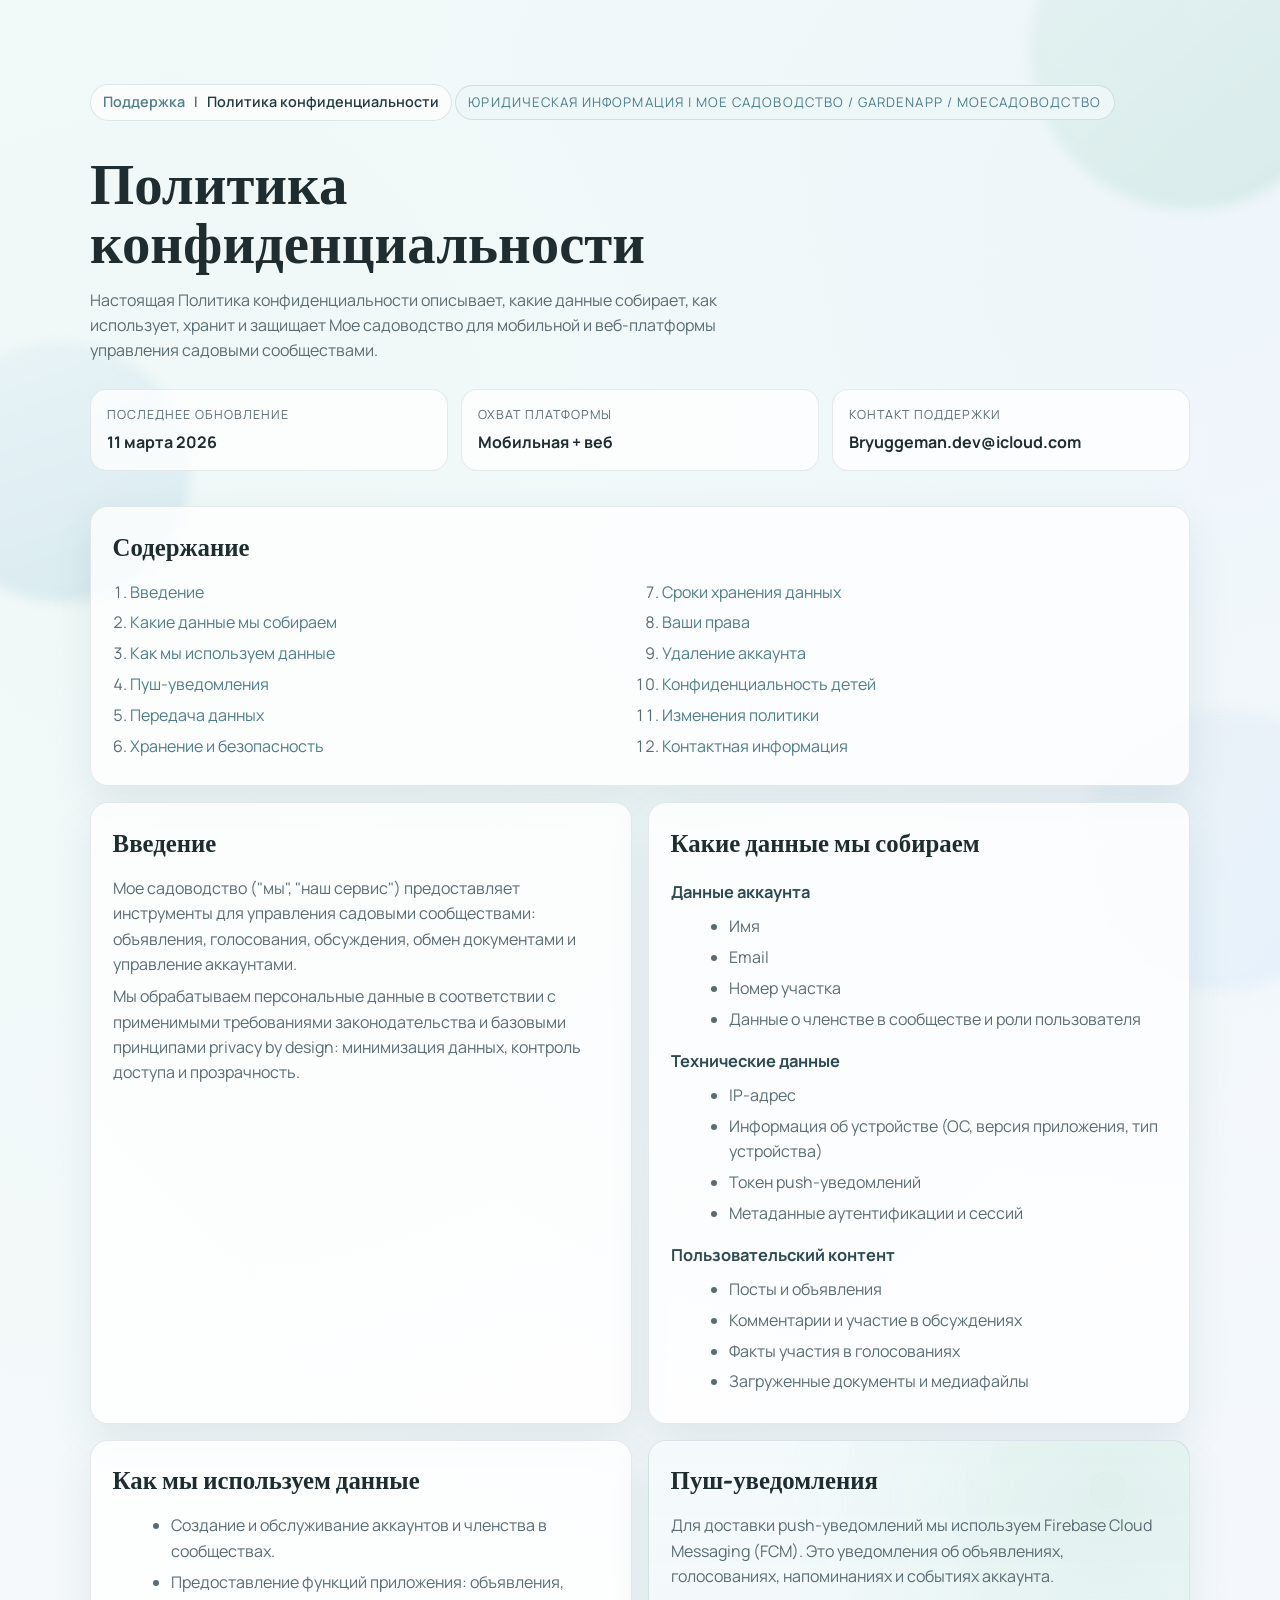
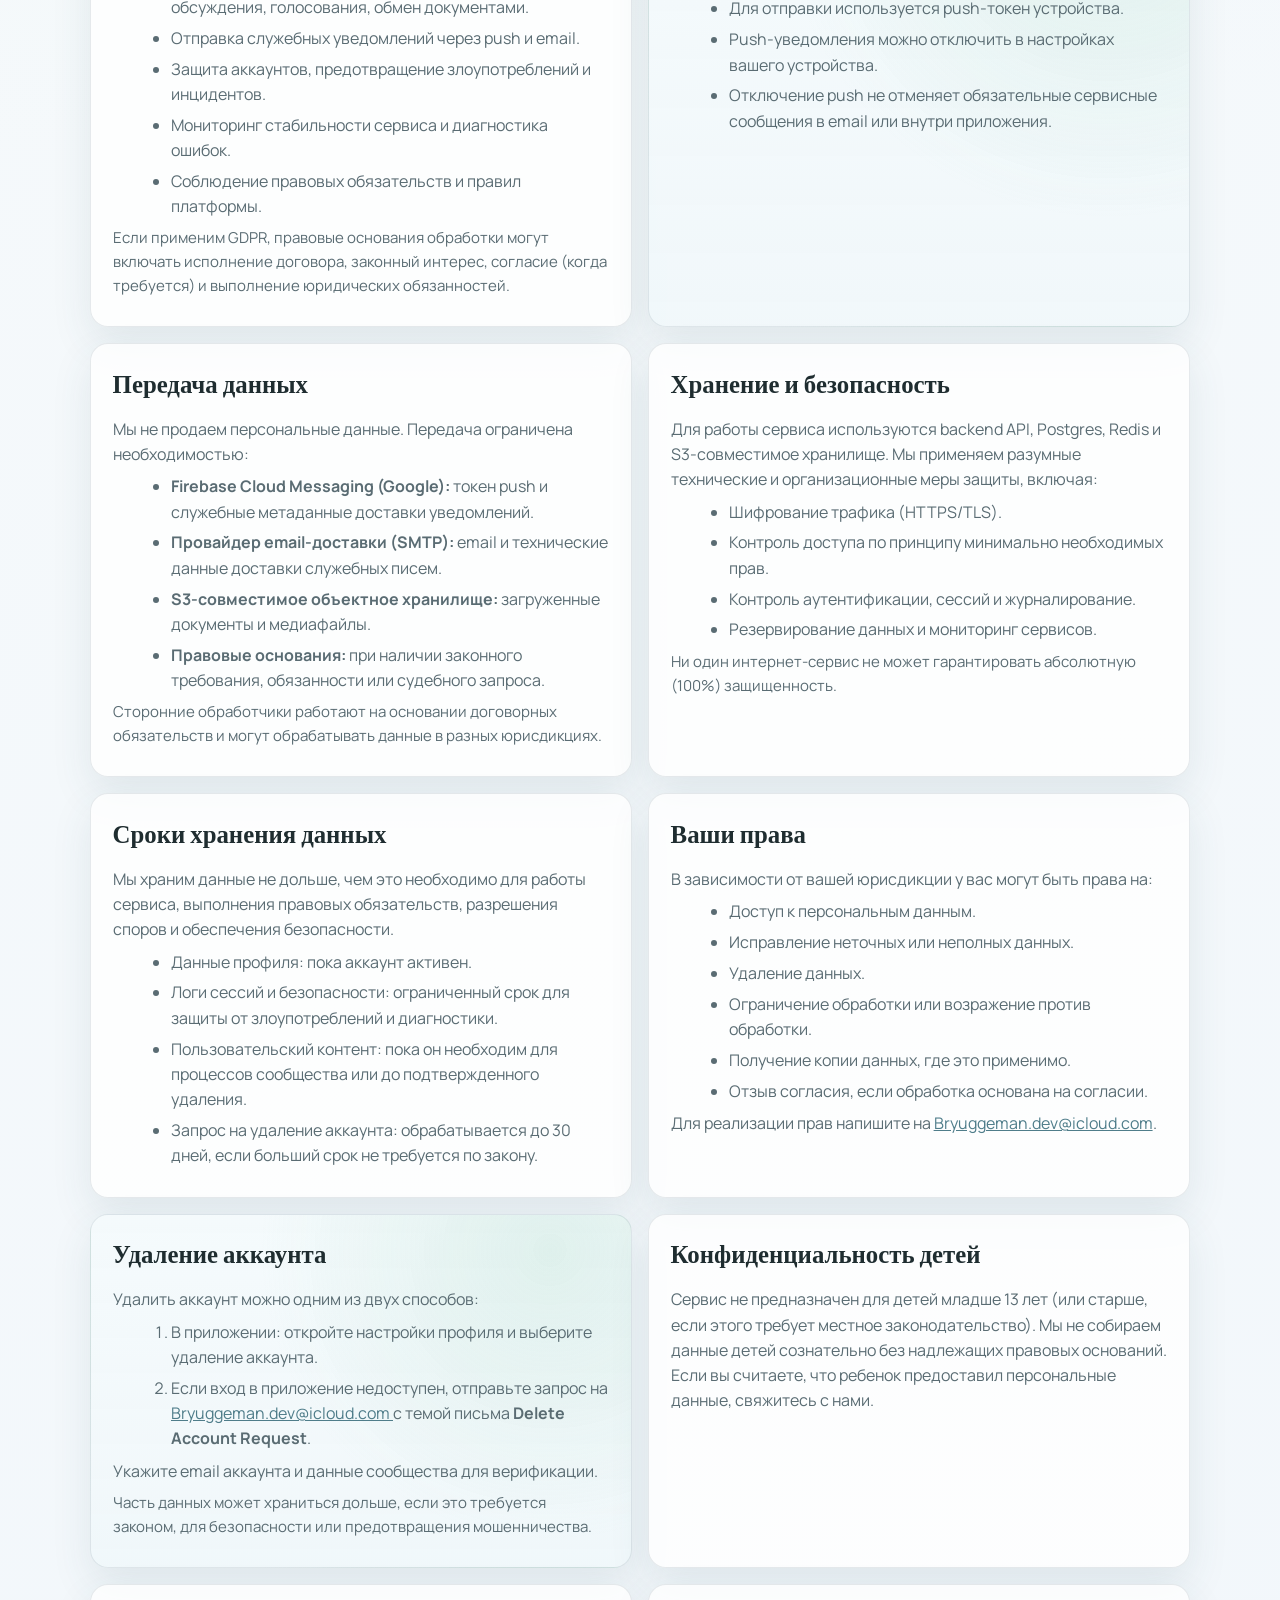
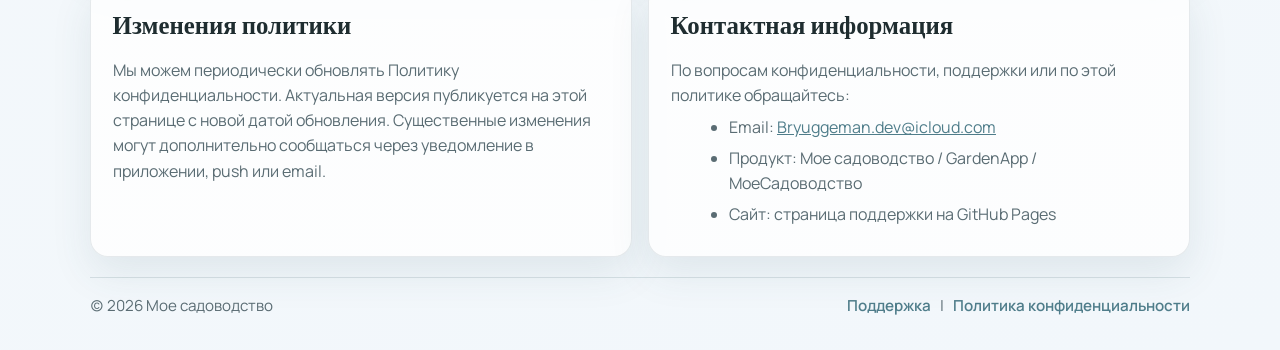
<file: index.html>
<!doctype html>
<html lang="ru">
  <head>
    <meta charset="UTF-8" />
    <meta name="viewport" content="width=device-width, initial-scale=1.0" />
    <title>Мое садоводство | Переадресация</title>
    <meta http-equiv="refresh" content="0; url=./privacy.html" />
    <link rel="canonical" href="./privacy.html" />
    <script>
      window.location.replace("./privacy.html");
    </script>
  </head>
  <body>
    <p>
      Переход на страницу политики конфиденциальности:
      <a href="./privacy.html">Открыть privacy.html</a>
    </p>
  </body>
</html>
</file>
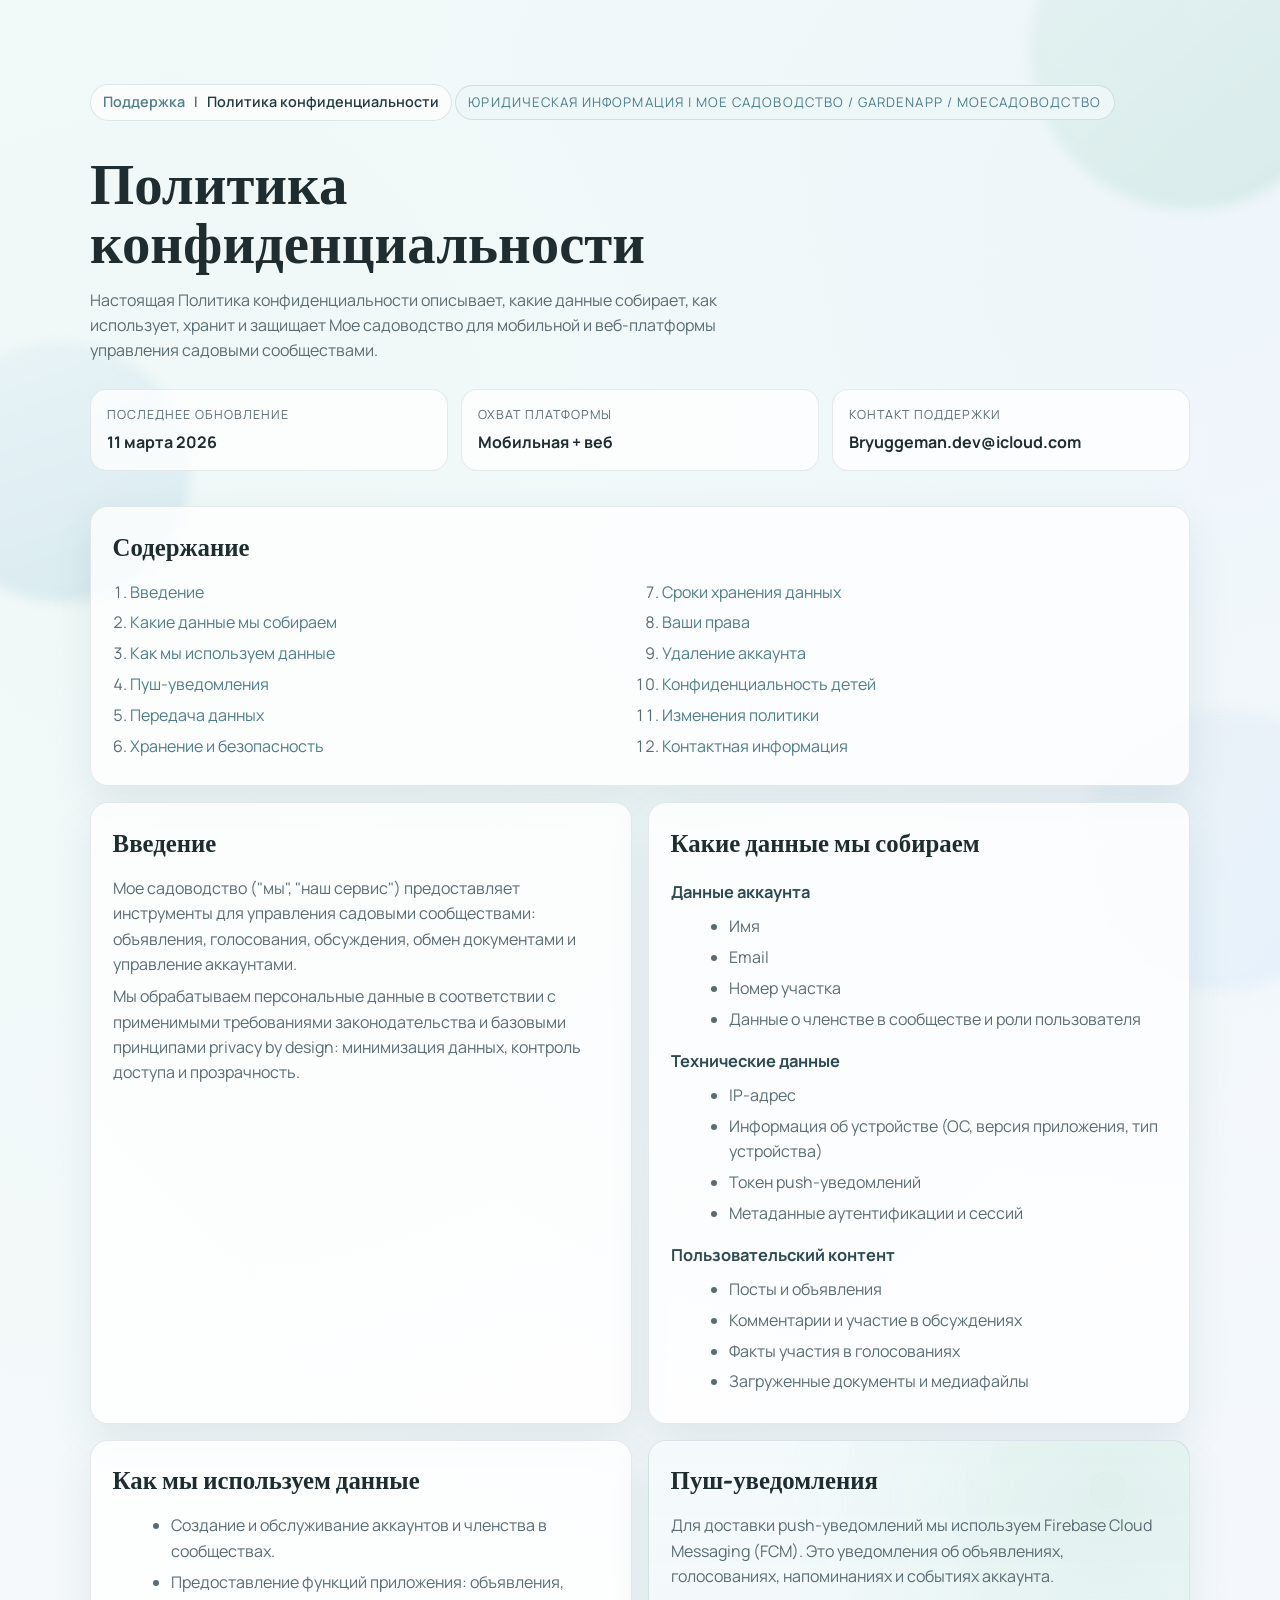
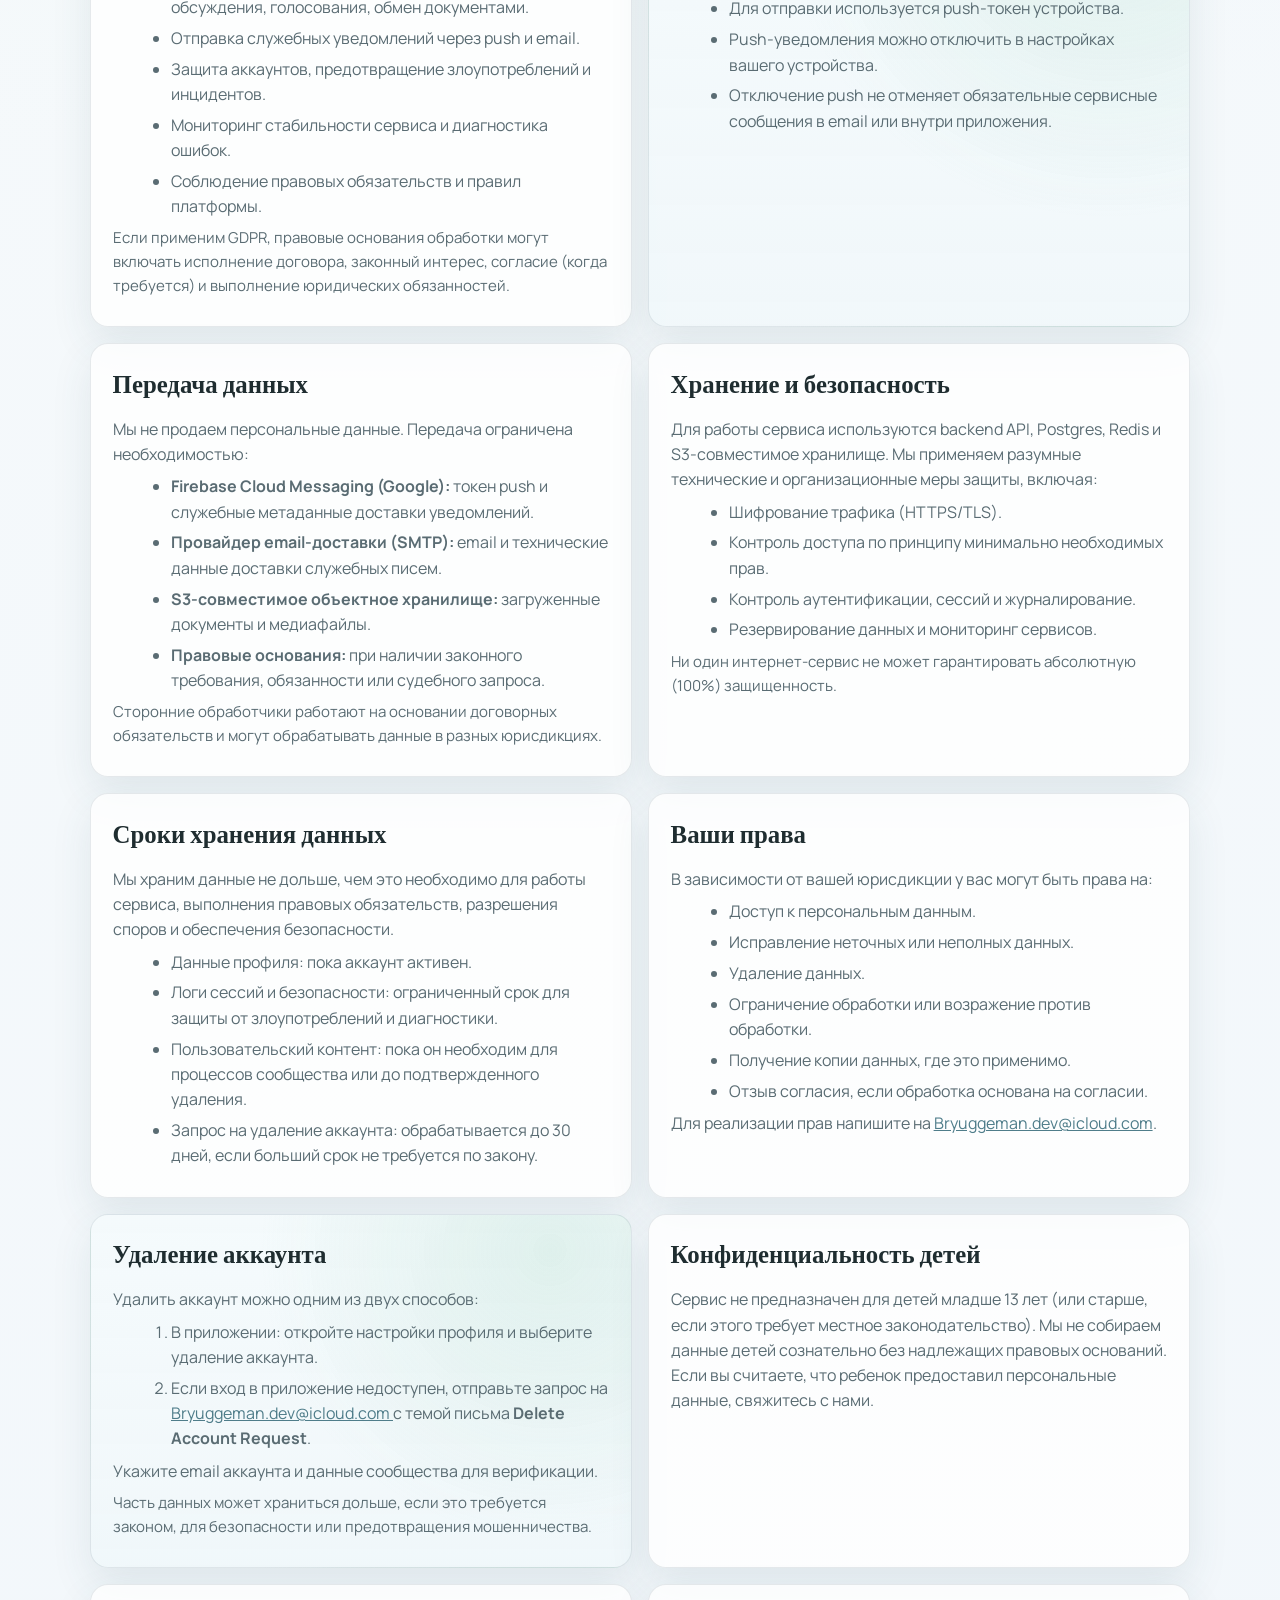
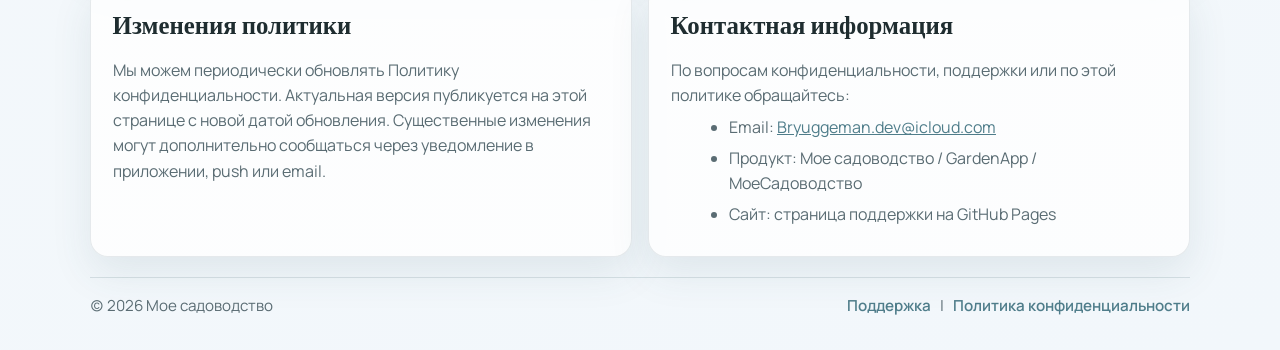
<file: privacy.html>
<!doctype html>
<html lang="ru">
  <head>
    <meta charset="UTF-8" />
    <meta name="viewport" content="width=device-width, initial-scale=1.0" />
    <meta
      name="description"
      content="Политика конфиденциальности Мое садоводство / GardenApp / МоеСадоводство для мобильной и веб-платформы."
    />
    <title>Мое садоводство | Политика конфиденциальности</title>
    <link rel="preconnect" href="https://fonts.googleapis.com" />
    <link rel="preconnect" href="https://fonts.gstatic.com" crossorigin />
    <link
      href="https://fonts.googleapis.com/css2?family=Fraunces:opsz,wght@9..144,500;9..144,700&family=Manrope:wght@400;500;600;700&display=swap"
      rel="stylesheet"
    />
    <link rel="stylesheet" href="./styles.css" />
  </head>
  <body>
    <div class="bg-orb orb-a" aria-hidden="true"></div>
    <div class="bg-orb orb-b" aria-hidden="true"></div>
    <div class="bg-orb orb-c" aria-hidden="true"></div>

    <header class="hero container reveal" style="--delay: 0.05s">
      <nav class="legal-nav" aria-label="Юридическая навигация">
        <a href="https://bryuggemannikita.github.io/snt-app-support-page/">Поддержка</a>
        <span aria-hidden="true">|</span>
        <a href="./privacy.html" aria-current="page">Политика конфиденциальности</a>
      </nav>
      <p class="eyebrow">Юридическая информация | Мое садоводство / GardenApp / МоеСадоводство</p>
      <h1>Политика конфиденциальности</h1>
      <p class="hero-copy">
        Настоящая Политика конфиденциальности описывает, какие данные собирает,
        как использует, хранит и защищает Мое садоводство для мобильной и веб-платформы
        управления садовыми сообществами.
      </p>
      <ul class="hero-metrics">
        <li>
          <span class="metric-label">Последнее обновление</span>
          <strong>11 марта 2026</strong>
        </li>
        <li>
          <span class="metric-label">Охват платформы</span>
          <strong>Мобильная + веб</strong>
        </li>
        <li>
          <span class="metric-label">Контакт поддержки</span>
          <strong>Bryuggeman.dev@icloud.com</strong>
        </li>
      </ul>
    </header>

    <main class="container">
      <section class="toc panel reveal" style="--delay: 0.1s">
        <h2>Содержание</h2>
        <ol>
          <li><a href="#introduction">Введение</a></li>
          <li><a href="#information-we-collect">Какие данные мы собираем</a></li>
          <li><a href="#how-we-use-information">Как мы используем данные</a></li>
          <li><a href="#push-notifications">Пуш-уведомления</a></li>
          <li><a href="#sharing-of-information">Передача данных</a></li>
          <li><a href="#data-storage-and-security">Хранение и безопасность</a></li>
          <li><a href="#data-retention">Сроки хранения данных</a></li>
          <li><a href="#your-rights">Ваши права</a></li>
          <li><a href="#account-deletion">Удаление аккаунта</a></li>
          <li><a href="#childrens-privacy">Конфиденциальность детей</a></li>
          <li><a href="#changes-to-this-policy">Изменения политики</a></li>
          <li><a href="#contact-information">Контактная информация</a></li>
        </ol>
      </section>

      <section class="policy-grid">
        <article id="introduction" class="panel reveal" style="--delay: 0.12s">
          <h2>Введение</h2>
          <p>
            Мое садоводство ("мы", "наш сервис") предоставляет инструменты для
            управления садовыми сообществами: объявления, голосования,
            обсуждения, обмен документами и управление аккаунтами.
          </p>
          <p>
            Мы обрабатываем персональные данные в соответствии с применимыми
            требованиями законодательства и базовыми принципами privacy by
            design: минимизация данных, контроль доступа и прозрачность.
          </p>
        </article>

        <article id="information-we-collect" class="panel reveal" style="--delay: 0.14s">
          <h2>Какие данные мы собираем</h2>
          <h3>Данные аккаунта</h3>
          <ul>
            <li>Имя</li>
            <li>Email</li>
            <!-- <li>Телефон (необязательно)</li> -->
            <li>Номер участка</li>
            <li>Данные о членстве в сообществе и роли пользователя</li>
          </ul>
          <h3>Технические данные</h3>
          <ul>
            <li>IP-адрес</li>
            <li>Информация об устройстве (ОС, версия приложения, тип устройства)</li>
            <li>Токен push-уведомлений</li>
            <li>Метаданные аутентификации и сессий</li>
          </ul>
          <h3>Пользовательский контент</h3>
          <ul>
            <li>Посты и объявления</li>
            <li>Комментарии и участие в обсуждениях</li>
            <li>Факты участия в голосованиях</li>
            <li>Загруженные документы и медиафайлы</li>
          </ul>
        </article>

        <article id="how-we-use-information" class="panel reveal" style="--delay: 0.16s">
          <h2>Как мы используем данные</h2>
          <ul>
            <li>Создание и обслуживание аккаунтов и членства в сообществах.</li>
            <li>
              Предоставление функций приложения: объявления, обсуждения,
              голосования, обмен документами.
            </li>
            <li>Отправка служебных уведомлений через push и email.</li>
            <li>Защита аккаунтов, предотвращение злоупотреблений и инцидентов.</li>
            <li>Мониторинг стабильности сервиса и диагностика ошибок.</li>
            <li>Соблюдение правовых обязательств и правил платформы.</li>
          </ul>
          <p class="small-note">
            Если применим GDPR, правовые основания обработки могут включать
            исполнение договора, законный интерес, согласие (когда требуется)
            и выполнение юридических обязанностей.
          </p>
        </article>

        <article id="push-notifications" class="panel panel-accent reveal" style="--delay: 0.18s">
          <h2>Пуш-уведомления</h2>
          <p>
            Для доставки push-уведомлений мы используем Firebase Cloud
            Messaging (FCM). Это уведомления об объявлениях, голосованиях,
            напоминаниях и событиях аккаунта.
          </p>
          <ul>
            <li>Для отправки используется push-токен устройства.</li>
            <li>
              Push-уведомления можно отключить в настройках вашего устройства.
            </li>
            <li>
              Отключение push не отменяет обязательные сервисные сообщения в
              email или внутри приложения.
            </li>
          </ul>
        </article>

        <article id="sharing-of-information" class="panel reveal" style="--delay: 0.2s">
          <h2>Передача данных</h2>
          <p>Мы не продаем персональные данные. Передача ограничена необходимостью:</p>
          <ul>
            <li>
              <strong>Firebase Cloud Messaging (Google):</strong> токен push и
              служебные метаданные доставки уведомлений.
            </li>
            <li>
              <strong>Провайдер email-доставки (SMTP):</strong> email и
              технические данные доставки служебных писем.
            </li>
            <li>
              <strong>S3-совместимое объектное хранилище:</strong> загруженные
              документы и медиафайлы.
            </li>
            <li>
              <strong>Правовые основания:</strong> при наличии законного
              требования, обязанности или судебного запроса.
            </li>
          </ul>
          <p class="small-note">
            Сторонние обработчики работают на основании договорных обязательств
            и могут обрабатывать данные в разных юрисдикциях.
          </p>
        </article>

        <article id="data-storage-and-security" class="panel reveal" style="--delay: 0.22s">
          <h2>Хранение и безопасность</h2>
          <p>
            Для работы сервиса используются backend API, Postgres, Redis и
            S3-совместимое хранилище. Мы применяем разумные технические и
            организационные меры защиты, включая:
          </p>
          <ul>
            <li>Шифрование трафика (HTTPS/TLS).</li>
            <li>Контроль доступа по принципу минимально необходимых прав.</li>
            <li>Контроль аутентификации, сессий и журналирование.</li>
            <li>Резервирование данных и мониторинг сервисов.</li>
          </ul>
          <p class="small-note">
            Ни один интернет-сервис не может гарантировать абсолютную
            (100%) защищенность.
          </p>
        </article>

        <article id="data-retention" class="panel reveal" style="--delay: 0.24s">
          <h2>Сроки хранения данных</h2>
          <p>
            Мы храним данные не дольше, чем это необходимо для работы сервиса,
            выполнения правовых обязательств, разрешения споров и обеспечения
            безопасности.
          </p>
          <ul>
            <li>Данные профиля: пока аккаунт активен.</li>
            <li>
              Логи сессий и безопасности: ограниченный срок для защиты от
              злоупотреблений и диагностики.
            </li>
            <li>
              Пользовательский контент: пока он необходим для процессов
              сообщества или до подтвержденного удаления.
            </li>
            <li>
              Запрос на удаление аккаунта: обрабатывается до 30 дней, если
              больший срок не требуется по закону.
            </li>
          </ul>
        </article>

        <article id="your-rights" class="panel reveal" style="--delay: 0.26s">
          <h2>Ваши права</h2>
          <p>В зависимости от вашей юрисдикции у вас могут быть права на:</p>
          <ul>
            <li>Доступ к персональным данным.</li>
            <li>Исправление неточных или неполных данных.</li>
            <li>Удаление данных.</li>
            <li>Ограничение обработки или возражение против обработки.</li>
            <li>Получение копии данных, где это применимо.</li>
            <li>Отзыв согласия, если обработка основана на согласии.</li>
          </ul>
          <p>
            Для реализации прав напишите на
            <a href="mailto:Bryuggeman.dev@icloud.com">Bryuggeman.dev@icloud.com</a>.
          </p>
        </article>

        <article id="account-deletion" class="panel panel-accent reveal" style="--delay: 0.28s">
          <h2>Удаление аккаунта</h2>
          <p>Удалить аккаунт можно одним из двух способов:</p>
          <ol>
            <li>
              В приложении: откройте настройки профиля и выберите удаление
              аккаунта.
            </li>
            <li>
              Если вход в приложение недоступен, отправьте запрос на
              <a href="mailto:Bryuggeman.dev@icloud.com?subject=Delete%20Account%20Request">
                Bryuggeman.dev@icloud.com
              </a>
              с темой письма <strong>Delete Account Request</strong>.
            </li>
          </ol>
          <p>Укажите email аккаунта и данные сообщества для верификации.</p>
          <p class="small-note">
            Часть данных может храниться дольше, если это требуется законом, для
            безопасности или предотвращения мошенничества.
          </p>
        </article>

        <article id="childrens-privacy" class="panel reveal" style="--delay: 0.3s">
          <h2>Конфиденциальность детей</h2>
          <p>
            Сервис не предназначен для детей младше 13 лет (или старше, если
            этого требует местное законодательство). Мы не собираем данные детей
            сознательно без надлежащих правовых оснований. Если вы считаете, что
            ребенок предоставил персональные данные, свяжитесь с нами.
          </p>
        </article>

        <article id="changes-to-this-policy" class="panel reveal" style="--delay: 0.32s">
          <h2>Изменения политики</h2>
          <p>
            Мы можем периодически обновлять Политику конфиденциальности.
            Актуальная версия публикуется на этой странице с новой датой
            обновления. Существенные изменения могут дополнительно сообщаться
            через уведомление в приложении, push или email.
          </p>
        </article>

        <article id="contact-information" class="panel reveal" style="--delay: 0.34s">
          <h2>Контактная информация</h2>
          <p>
            По вопросам конфиденциальности, поддержки или по этой политике
            обращайтесь:
          </p>
          <ul>
            <li>
              Email:
              <a href="mailto:Bryuggeman.dev@icloud.com">Bryuggeman.dev@icloud.com</a>
            </li>
            <li>Продукт: Мое садоводство / GardenApp / МоеСадоводство</li>
            <li>Сайт: страница поддержки на GitHub Pages</li>
          </ul>
        </article>
      </section>
    </main>

    <footer class="footer container reveal" style="--delay: 0.36s">
      <p>(c) <span id="year"></span> Мое садоводство</p>
      <p class="footer-links">
        <a href="./">Поддержка</a>
        <span aria-hidden="true">|</span>
        <a href="./privacy.html" aria-current="page">Политика конфиденциальности</a>
      </p>
    </footer>

    <script src="./script.js"></script>
  </body>
</html>
</file>
<file: styles.css>
:root {
  --bg-main: #f5f8fa;
  --bg-soft: #fbfdff;
  --text-primary: #1f2d30;
  --text-secondary: #5a6c73;
  --line: rgba(56, 84, 96, 0.12);
  --brand-400: #9cd2bc;
  --brand-500: #97ce8e;
  --brand-600: #4f7d8a;
  --brand-gradient: linear-gradient(130deg, #9cd2bc, #97ce8e);
  --accent: #edf7f8;
  --shadow-soft: 0 16px 40px rgba(51, 87, 98, 0.1);
}

* {
  box-sizing: border-box;
}

html,
body {
  margin: 0;
  padding: 0;
}

body {
  font-family: "Manrope", "Segoe UI", sans-serif;
  color: var(--text-primary);
  background:
    radial-gradient(circle at 10% 12%, #f0f9f7 0%, transparent 40%),
    radial-gradient(circle at 90% 6%, #eef5fb 0%, transparent 42%),
    linear-gradient(160deg, #f7fafb, #f2f7fb);
  min-height: 100vh;
  line-height: 1.58;
  overflow-x: hidden;
}

.container {
  width: min(1100px, calc(100% - 2rem));
  margin: 0 auto;
}

.bg-orb {
  position: fixed;
  z-index: -1;
  border-radius: 50%;
  filter: blur(6px);
  opacity: 0.45;
}

.orb-a {
  width: 320px;
  height: 320px;
  background: linear-gradient(140deg, #d7ece9, #badfd5);
  top: -110px;
  right: -70px;
}

.orb-b {
  width: 260px;
  height: 260px;
  background: linear-gradient(160deg, #e1edf5, #b9d9e5);
  left: -70px;
  top: 38%;
}

.orb-c {
  width: 280px;
  height: 280px;
  background: linear-gradient(130deg, #e2eef0, #d8e8ff);
  right: -80px;
  bottom: -90px;
}

.hero {
  padding: 5.25rem 0 2.2rem;
}

.legal-nav {
  display: inline-flex;
  align-items: center;
  gap: 0.55rem;
  margin: 0 0 1rem;
  padding: 0.38rem 0.75rem;
  border-radius: 999px;
  background: rgba(255, 255, 255, 0.7);
  border: 1px solid rgba(74, 127, 134, 0.18);
  font-size: 0.9rem;
}

.legal-nav a {
  text-decoration: none;
  color: var(--brand-600);
  font-weight: 600;
}

.legal-nav a[aria-current="page"] {
  color: #23393f;
}

.eyebrow {
  display: inline-flex;
  align-items: center;
  margin: 0;
  font-size: 0.83rem;
  letter-spacing: 0.08em;
  text-transform: uppercase;
  color: var(--brand-600);
  background: var(--accent);
  border: 1px solid rgba(74, 127, 134, 0.2);
  border-radius: 999px;
  padding: 0.4rem 0.8rem;
}

.hero h1 {
  font-family: "Fraunces", Georgia, serif;
  font-size: clamp(2rem, 5vw, 3.55rem);
  line-height: 1.04;
  margin: 1.05rem 0 1rem;
  max-width: 15ch;
}

.hero-copy {
  color: var(--text-secondary);
  max-width: 70ch;
  margin: 0;
}

.hero-metrics {
  margin: 1.6rem 0 0;
  padding: 0;
  list-style: none;
  display: grid;
  gap: 0.85rem;
  grid-template-columns: repeat(3, minmax(0, 1fr));
}

.hero-metrics li {
  background: rgba(255, 255, 255, 0.74);
  backdrop-filter: blur(5px);
  border: 1px solid var(--line);
  border-radius: 16px;
  padding: 0.9rem 1rem;
}

.metric-label {
  display: block;
  font-size: 0.78rem;
  text-transform: uppercase;
  letter-spacing: 0.08em;
  color: var(--text-secondary);
  margin-bottom: 0.35rem;
}

.panel {
  border: 1px solid var(--line);
  background: rgba(255, 255, 255, 0.78);
  border-radius: 18px;
  box-shadow: var(--shadow-soft);
  padding: 1.3rem 1.35rem;
}

.panel-accent {
  background:
    radial-gradient(circle at 85% 10%, rgba(156, 210, 188, 0.24), transparent 52%),
    linear-gradient(180deg, rgba(244, 250, 252, 0.96), rgba(240, 247, 250, 0.92));
}

.panel h2 {
  margin: 0 0 0.8rem;
  font-family: "Fraunces", Georgia, serif;
  font-size: 1.55rem;
}

.panel h3 {
  margin: 1rem 0 0.55rem;
  font-size: 1.03rem;
  color: #2d4a52;
}

.panel p {
  margin: 0.45rem 0;
  color: var(--text-secondary);
}

.panel ul,
.panel ol {
  margin: 0.45rem 0 0.45rem 1.15rem;
  color: var(--text-secondary);
}

.panel li + li {
  margin-top: 0.35rem;
}

.small-note {
  font-size: 0.94rem;
  color: #4e6770;
}

.toc {
  margin-bottom: 1rem;
}

.toc ol {
  margin: 0;
  padding-left: 1.1rem;
  color: var(--text-secondary);
  column-count: 2;
  column-gap: 1.7rem;
}

.toc li {
  margin-bottom: 0.34rem;
  break-inside: avoid;
}

.toc a {
  color: var(--brand-600);
  text-decoration: none;
}

.policy-grid {
  display: grid;
  gap: 1rem;
  grid-template-columns: repeat(2, minmax(0, 1fr));
  padding-bottom: 0.3rem;
}

.footer {
  margin: 1rem auto 2rem;
  display: flex;
  justify-content: space-between;
  align-items: center;
  gap: 1rem;
  border-top: 1px solid rgba(52, 86, 97, 0.15);
  padding-top: 1rem;
  color: var(--text-secondary);
  font-size: 0.95rem;
}

.footer p {
  margin: 0;
}

.footer-links {
  display: inline-flex;
  align-items: center;
  gap: 0.55rem;
}

.footer a {
  color: var(--brand-600);
  text-decoration: none;
  font-weight: 600;
}

a {
  color: var(--brand-600);
}

.reveal {
  opacity: 0;
  transform: translateY(18px);
  animation: reveal-up 0.55s ease forwards;
  animation-delay: var(--delay, 0s);
}

@keyframes reveal-up {
  to {
    opacity: 1;
    transform: translateY(0);
  }
}

@media (max-width: 980px) {
  .hero {
    padding-top: 4.7rem;
  }

  .policy-grid {
    grid-template-columns: 1fr;
  }

  .hero-metrics {
    grid-template-columns: 1fr;
  }
}

@media (max-width: 720px) {
  .toc ol {
    column-count: 1;
  }
}

@media (max-width: 660px) {
  .footer {
    flex-direction: column;
    align-items: flex-start;
  }

  .panel,
  .hero-metrics li {
    border-radius: 14px;
  }

  .legal-nav {
    font-size: 0.85rem;
  }
}
</file>
